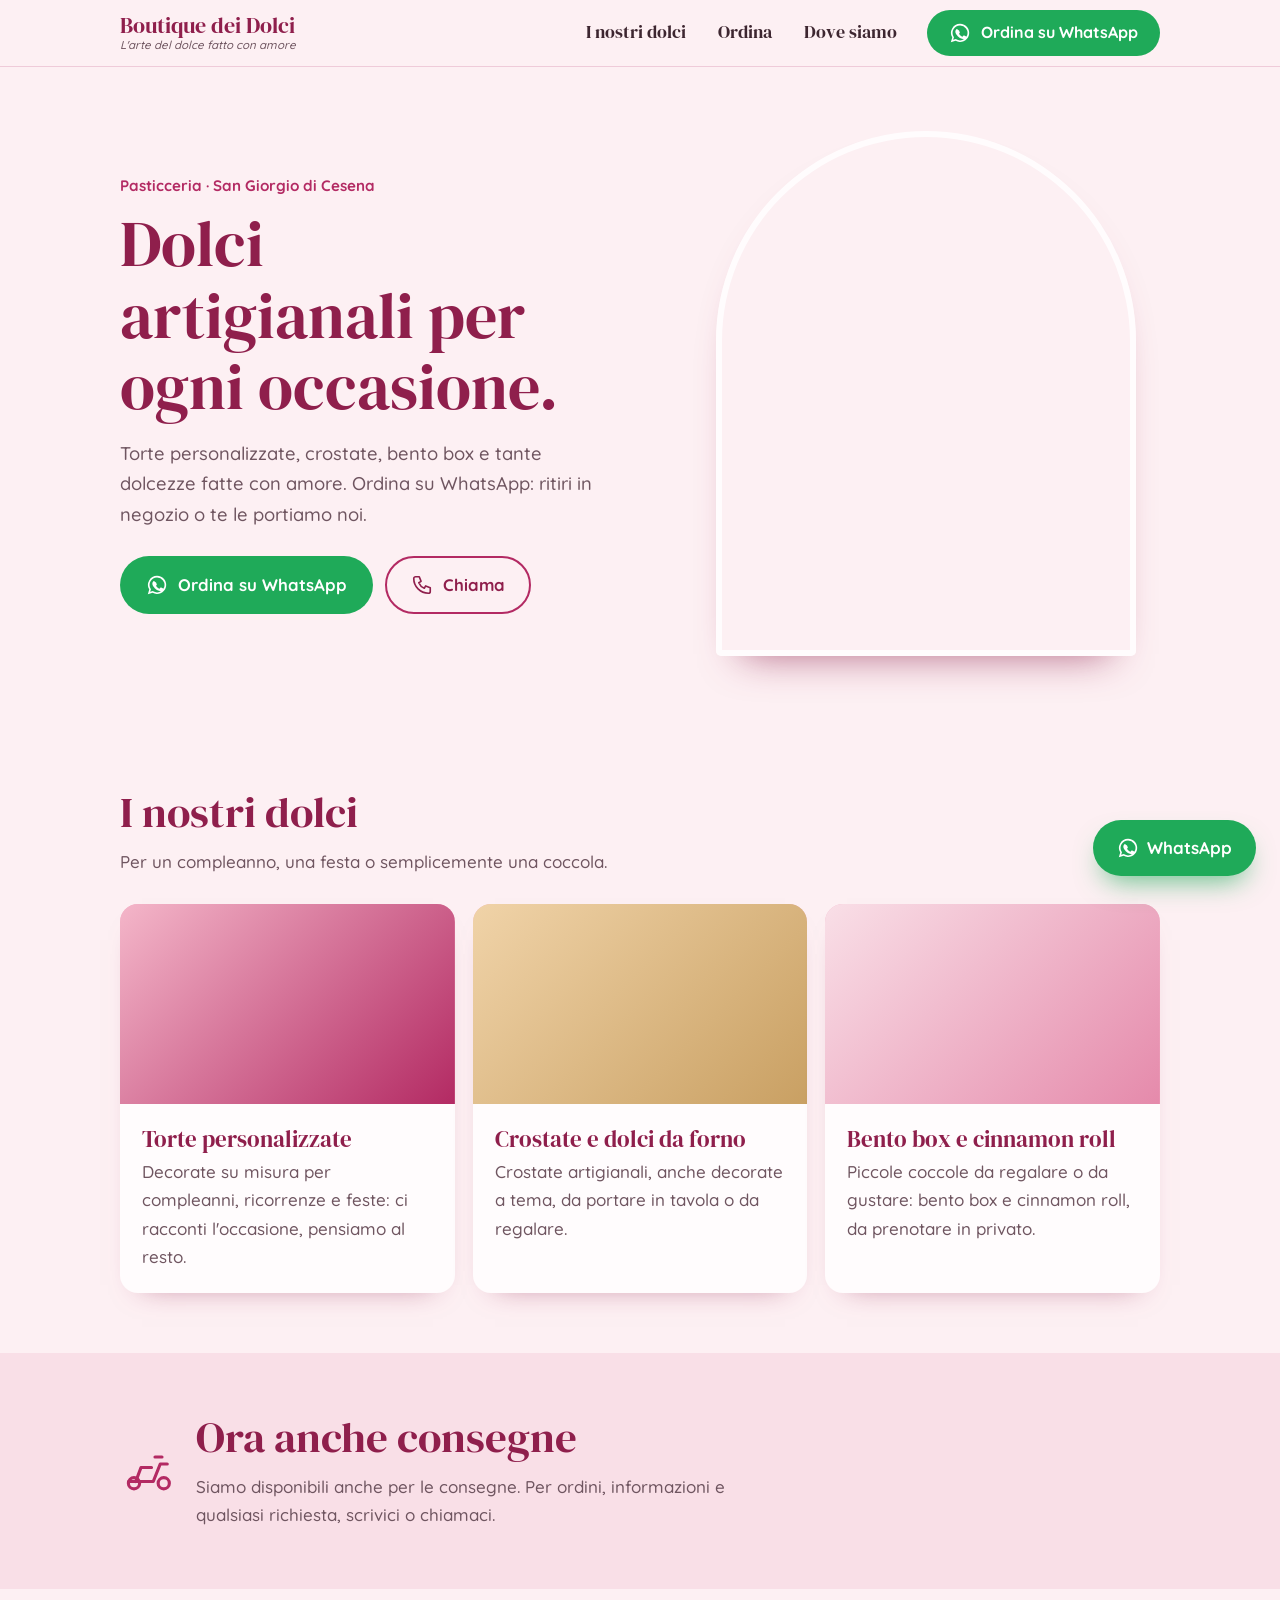
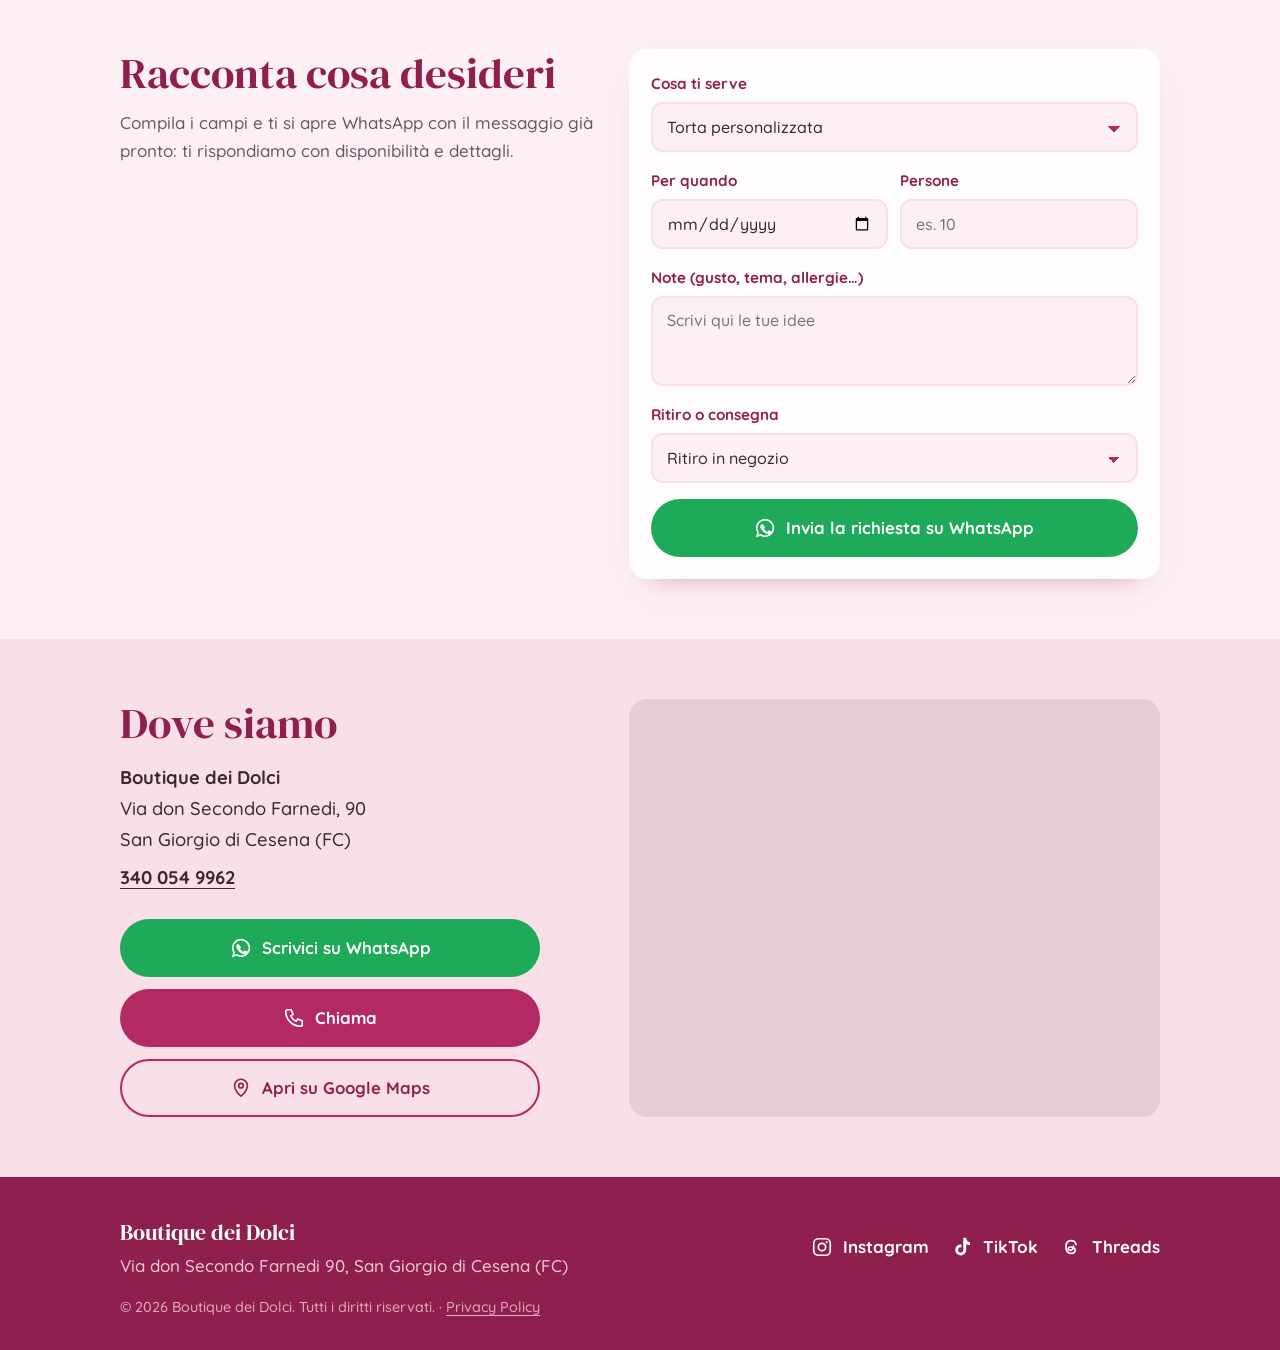
<file: index.html>
<!DOCTYPE html>
<html lang="it">
<head>
<meta charset="UTF-8">
<meta name="viewport" content="width=device-width, initial-scale=1, viewport-fit=cover">
<title>Boutique dei Dolci – Pasticceria a San Giorgio di Cesena</title>
<meta name="description" content="Boutique dei Dolci, pasticceria a San Giorgio di Cesena: dolci artigianali per ogni occasione, torte personalizzate, crostate, bento box. Ordina su WhatsApp, ritiro o consegna.">
<meta name="theme-color" content="#fdf0f3">
<meta property="og:title" content="Boutique dei Dolci – San Giorgio di Cesena">
<meta property="og:description" content="Dolci artigianali per ogni occasione. Torte personalizzate, crostate, bento box.">
<meta property="og:type" content="website">
<link rel="icon" href="data:image/svg+xml,%3Csvg xmlns='http://www.w3.org/2000/svg' viewBox='0 0 64 64'%3E%3Ccircle cx='32' cy='32' r='32' fill='%23f4b6c9'/%3E%3Ctext x='32' y='43' text-anchor='middle' font-family='Georgia,serif' font-style='italic' font-size='30' font-weight='700' fill='%238f1f4c'%3EBd%3C/text%3E%3C/svg%3E">
<link rel="preconnect" href="https://fonts.googleapis.com">
<link rel="preconnect" href="https://fonts.gstatic.com" crossorigin>
<link href="https://fonts.googleapis.com/css2?family=DM+Serif+Display:ital@0;1&family=Quicksand:wght@500;600;700&display=swap" rel="stylesheet">
<link rel="stylesheet" href="style.css">
</head>
<body>
<a class="skip" href="#main">Vai ai contenuti</a>

<header class="site-header" id="top">
  <div class="wrap header-in">
    <a class="brand" href="#top" aria-label="Boutique dei Dolci">
      <span class="brand-name">Boutique dei Dolci</span>
      <span class="brand-sub">L'arte del dolce fatto con amore</span>
    </a>
    <nav class="nav" id="menu" aria-label="Menu principale">
      <ul>
        <li><a href="#dolci">I nostri dolci</a></li>
        <li><a href="#ordina">Ordina</a></li>
        <li><a href="#contatti">Dove siamo</a></li>
        <li class="nav-cta"><a class="btn btn-wa" data-wa href="https://wa.me/393400549962">
          <svg class="ico" aria-hidden="true"><use href="#i-wa"/></svg>Ordina su WhatsApp</a></li>
      </ul>
    </nav>
    <button class="burger" id="burger" aria-expanded="false" aria-controls="menu" aria-label="Apri il menu">
      <span></span><span></span><span></span>
    </button>
  </div>
</header>

<main id="main">

<section class="hero">
  <div class="wrap hero-grid">
    <div class="hero-in">
      <p class="kicker">Pasticceria · San Giorgio di Cesena</p>
      <h1>Dolci artigianali per ogni occasione.</h1>
      <p class="lead">Torte personalizzate, crostate, bento box e tante dolcezze fatte con amore. Ordina su WhatsApp: ritiri in negozio o te le portiamo noi.</p>
      <div class="hero-actions">
        <a class="btn btn-wa btn-lg" data-wa data-msg="Ciao, vorrei ordinare un dolce dalla Boutique dei Dolci." href="https://wa.me/393400549962">
          <svg class="ico" aria-hidden="true"><use href="#i-wa"/></svg>Ordina su WhatsApp</a>
        <a class="btn btn-ghost btn-lg" data-tel href="tel:+393400549962">
          <svg class="ico" aria-hidden="true"><use href="#i-phone"/></svg>Chiama</a>
      </div>
    </div>
    <div class="hero-photo" role="img" aria-label="Torta decorata della pasticceria"></div>
  </div>
</section>

<section class="section" id="dolci">
  <div class="wrap">
    <h2>I nostri dolci</h2>
    <p class="section-sub">Per un compleanno, una festa o semplicemente una coccola.</p>
    <div class="cards">
      <article class="card">
        <div class="card-img c1" role="img" aria-label="Torta personalizzata"></div>
        <div class="card-body"><h3>Torte personalizzate</h3><p>Decorate su misura per compleanni, ricorrenze e feste: ci racconti l'occasione, pensiamo al resto.</p></div>
      </article>
      <article class="card">
        <div class="card-img c2" role="img" aria-label="Crostata decorata"></div>
        <div class="card-body"><h3>Crostate e dolci da forno</h3><p>Crostate artigianali, anche decorate a tema, da portare in tavola o da regalare.</p></div>
      </article>
      <article class="card">
        <div class="card-img c3" role="img" aria-label="Dolcetti monoporzione"></div>
        <div class="card-body"><h3>Bento box e cinnamon roll</h3><p>Piccole coccole da regalare o da gustare: bento box e cinnamon roll, da prenotare in privato.</p></div>
      </article>
    </div>
  </div>
</section>

<section class="section section-blush" id="consegne">
  <div class="wrap delivery">
    <svg class="ico ico-xl" aria-hidden="true"><use href="#i-scooter"/></svg>
    <div>
      <h2>Ora anche consegne</h2>
      <p class="section-sub">Siamo disponibili anche per le consegne. Per ordini, informazioni e qualsiasi richiesta, scrivici o chiamaci.</p>
    </div>
  </div>
</section>

<section class="section" id="ordina">
  <div class="wrap order">
    <div>
      <h2>Racconta cosa desideri</h2>
      <p class="section-sub">Compila i campi e ti si apre WhatsApp con il messaggio già pronto: ti rispondiamo con disponibilità e dettagli.</p>
    </div>
    <form class="form" id="orderForm" novalidate>
      <label>Cosa ti serve
        <select id="fType">
          <option>Torta personalizzata</option>
          <option>Crostata</option>
          <option>Bento box</option>
          <option>Cinnamon roll</option>
          <option>Altro</option>
        </select>
      </label>
      <div class="row">
        <label>Per quando
          <input type="date" id="fDate">
        </label>
        <label>Persone
          <input type="number" id="fPeople" min="1" inputmode="numeric" placeholder="es. 10">
        </label>
      </div>
      <label>Note (gusto, tema, allergie…)
        <textarea id="fNotes" rows="3" placeholder="Scrivi qui le tue idee"></textarea>
      </label>
      <label>Ritiro o consegna
        <select id="fMode">
          <option>Ritiro in negozio</option>
          <option>Consegna</option>
          <option>Da decidere</option>
        </select>
      </label>
      <button class="btn btn-wa btn-lg" type="submit"><svg class="ico" aria-hidden="true"><use href="#i-wa"/></svg>Invia la richiesta su WhatsApp</button>
    </form>
  </div>
</section>

<section class="section section-blush" id="contatti">
  <div class="wrap contact">
    <div>
      <h2>Dove siamo</h2>
      <address>
        <strong>Boutique dei Dolci</strong><br>
        Via don Secondo Farnedi, 90<br>
        San Giorgio di Cesena (FC)<br>
        <a class="tel-link" data-tel href="tel:+393400549962">340 054 9962</a>
      </address>
      <div class="contact-actions">
        <a class="btn btn-wa btn-lg" data-wa href="https://wa.me/393400549962"><svg class="ico" aria-hidden="true"><use href="#i-wa"/></svg>Scrivici su WhatsApp</a>
        <a class="btn btn-berry btn-lg" data-tel href="tel:+393400549962"><svg class="ico" aria-hidden="true"><use href="#i-phone"/></svg>Chiama</a>
        <a class="btn btn-ghost btn-lg" target="_blank" rel="noopener" href="https://www.google.com/maps/search/?api=1&query=Boutique+dei+Dolci+Via+don+Secondo+Farnedi+90+San+Giorgio+di+Cesena"><svg class="ico" aria-hidden="true"><use href="#i-pin"/></svg>Apri su Google Maps</a>
      </div>
    </div>
    <div class="map">
      <iframe title="Mappa: Boutique dei Dolci" loading="lazy" referrerpolicy="no-referrer-when-downgrade"
        src="https://www.google.com/maps?q=Via+don+Secondo+Farnedi+90,+San+Giorgio+di+Cesena&output=embed"></iframe>
    </div>
  </div>
</section>
</main>

<footer class="footer">
  <div class="wrap footer-in">
    <div><strong>Boutique dei Dolci</strong><p>Via don Secondo Farnedi 90, San Giorgio di Cesena (FC)</p></div>
    <div class="social">
      <a class="soc" target="_blank" rel="noopener" href="https://www.instagram.com/boutique_dei_dolci/"><svg class="ico" aria-hidden="true"><use href="#i-ig"/></svg>Instagram</a>
      <a class="soc" target="_blank" rel="noopener" href="https://www.tiktok.com/@boutique_dei_dolci"><svg class="ico" aria-hidden="true"><use href="#i-tt"/></svg>TikTok</a>
      <a class="soc" target="_blank" rel="noopener" href="https://www.threads.net/@boutique_dei_dolci"><svg class="ico" aria-hidden="true"><use href="#i-th"/></svg>Threads</a>
    </div>
    <p class="legal">© <span id="year">2026</span> Boutique dei Dolci. Tutti i diritti riservati. · <a href="privacy.html">Privacy Policy</a></p>
  </div>
</footer>

<div class="bottom-bar" role="group" aria-label="Contatto rapido">
  <a class="bb bb-call" data-tel href="tel:+393400549962"><svg class="ico" aria-hidden="true"><use href="#i-phone"/></svg>Chiama</a>
  <a class="bb bb-wa" data-wa href="https://wa.me/393400549962"><svg class="ico" aria-hidden="true"><use href="#i-wa"/></svg>WhatsApp</a>
</div>

<svg width="0" height="0" style="position:absolute" aria-hidden="true">
  <symbol id="i-wa" viewBox="0 0 24 24"><path fill="currentColor" d="M12.04 2a9.9 9.9 0 0 0-8.5 14.95L2 22l5.2-1.5A9.9 9.9 0 1 0 12.04 2Zm0 1.8a8.1 8.1 0 1 1-4.2 15l-.3-.18-3 .87.9-2.9-.2-.3A8.1 8.1 0 0 1 12.04 3.8Zm-3.3 3.9c-.2 0-.5.1-.8.4-.3.3-1 1-1 2.4s1 2.8 1.2 3c.1.2 2 3.2 5 4.4 2.4.9 2.9.7 3.4.7.6-.1 1.8-.7 2-1.4.3-.7.3-1.3.2-1.4l-.5-.3-1.7-.8c-.3-.1-.5-.1-.7.1l-.9 1.1c-.2.2-.3.2-.6.1a6.6 6.6 0 0 1-3.3-2.9c-.2-.4.2-.4.7-1.3.1-.2 0-.4 0-.5l-.8-1.9c-.2-.5-.4-.4-.6-.4Z"/></symbol>
  <symbol id="i-phone" viewBox="0 0 24 24"><path fill="none" stroke="currentColor" stroke-width="1.8" stroke-linejoin="round" d="M5 3h4l2 5-2.5 1.5a11 11 0 0 0 6 6L16 13l5 2v4a2 2 0 0 1-2 2A16 16 0 0 1 3 5a2 2 0 0 1 2-2Z"/></symbol>
  <symbol id="i-pin" viewBox="0 0 24 24"><path fill="none" stroke="currentColor" stroke-width="1.8" stroke-linejoin="round" d="M12 21s7-6.2 7-11.5A7 7 0 0 0 5 9.5C5 14.8 12 21 12 21Z"/><circle cx="12" cy="9.5" r="2.5" fill="none" stroke="currentColor" stroke-width="1.8"/></symbol>
  <symbol id="i-ig" viewBox="0 0 24 24"><rect x="3" y="3" width="18" height="18" rx="5" fill="none" stroke="currentColor" stroke-width="1.8"/><circle cx="12" cy="12" r="4" fill="none" stroke="currentColor" stroke-width="1.8"/><circle cx="17.2" cy="6.8" r="1.1" fill="currentColor"/></symbol>
  <symbol id="i-tt" viewBox="0 0 24 24"><path fill="currentColor" d="M16.6 2h-3.2v13.2a2.8 2.8 0 1 1-2-2.7V9.2a6 6 0 1 0 5.2 5.9V8.6a7.4 7.4 0 0 0 4.2 1.3V6.7a4.3 4.3 0 0 1-4.2-4.7Z"/></symbol>
  <symbol id="i-th" viewBox="0 0 24 24"><path fill="none" stroke="currentColor" stroke-width="1.8" stroke-linecap="round" d="M17.5 9.5C17 6.5 15 5 12 5c-3.3 0-5.5 2.4-5.5 7s2.2 7 5.5 7c2.6 0 4.5-1.4 4.5-3.5 0-2.6-2.4-3.5-4.7-3.5-1.7 0-2.8.8-2.8 1.9 0 1 .9 1.7 2.2 1.7 2.2 0 3.4-1.6 3.4-4.6"/></symbol>
  <symbol id="i-scooter" viewBox="0 0 32 32"><path fill="none" stroke="currentColor" stroke-width="1.8" stroke-linecap="round" stroke-linejoin="round" d="M5 22h14l4-10h4M20 8h4M9 22l3-8h6"/><circle cx="8" cy="23" r="3.2" fill="none" stroke="currentColor" stroke-width="1.8"/><circle cx="25" cy="23" r="3.2" fill="none" stroke="currentColor" stroke-width="1.8"/></symbol>
</svg>
<script src="script.js"></script>
</body>
</html>
</file>
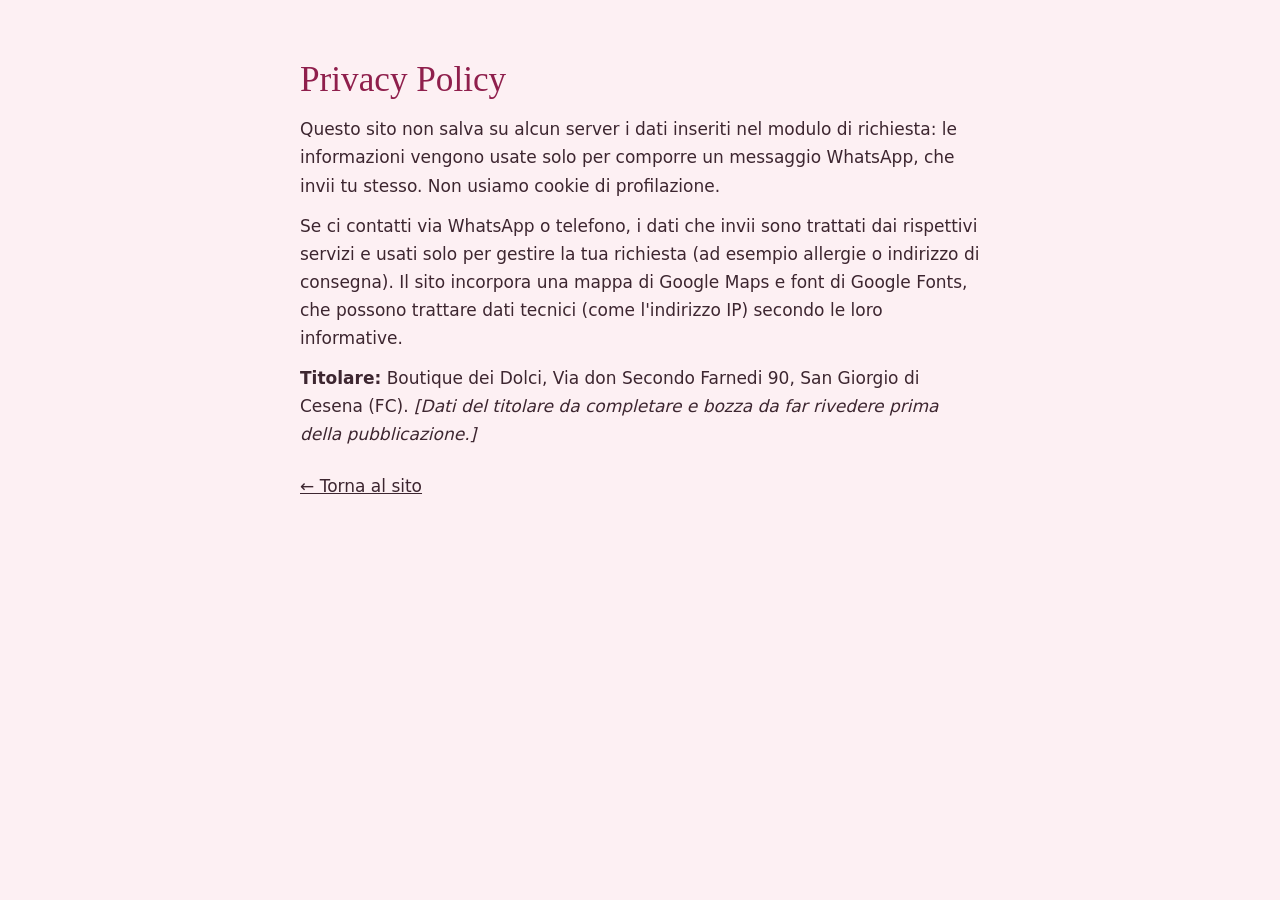
<file: privacy.html>
<!DOCTYPE html>
<html lang="it"><head><meta charset="UTF-8"><meta name="viewport" content="width=device-width, initial-scale=1">
<title>Privacy Policy – Boutique dei Dolci</title><link rel="stylesheet" href="style.css"></head>
<body style="padding-bottom:0"><main class="section"><div class="wrap" style="max-width:720px">
<h1 style="font-size:2.2rem">Privacy Policy</h1>
<p style="margin-top:16px">Questo sito non salva su alcun server i dati inseriti nel modulo di richiesta: le informazioni vengono usate solo per comporre un messaggio WhatsApp, che invii tu stesso. Non usiamo cookie di profilazione.</p>
<p style="margin-top:12px">Se ci contatti via WhatsApp o telefono, i dati che invii sono trattati dai rispettivi servizi e usati solo per gestire la tua richiesta (ad esempio allergie o indirizzo di consegna). Il sito incorpora una mappa di Google Maps e font di Google Fonts, che possono trattare dati tecnici (come l'indirizzo IP) secondo le loro informative.</p>
<p style="margin-top:12px"><strong>Titolare:</strong> Boutique dei Dolci, Via don Secondo Farnedi 90, San Giorgio di Cesena (FC). <em>[Dati del titolare da completare e bozza da far rivedere prima della pubblicazione.]</em></p>
<p style="margin-top:24px"><a href="index.html">← Torna al sito</a></p>
</div></main></body></html>
</file>
<file: style.css>
:root{
  --blush:#fdf0f3; --blush-2:#f9dfe7; --white:#fffcfd; --rose:#f4b6c9;
  --berry:#b32a63; --berry-d:#8f1f4c; --cocoa:#3d2630; --muted:#6f5560; --gold:#c9a063;
  --wa:#1faa59; --wa-d:#17884a; --r:18px; --bar:68px;
  --serif:"DM Serif Display",Georgia,"Times New Roman",serif;
  --sans:"Quicksand",system-ui,-apple-system,"Segoe UI",Roboto,sans-serif;
}
*{box-sizing:border-box;margin:0;padding:0}
html{scroll-behavior:smooth;scroll-padding-top:76px;-webkit-text-size-adjust:100%}
body{font-family:var(--sans);font-weight:500;font-size:1.0625rem;line-height:1.65;color:var(--cocoa);background:var(--blush);
  padding-bottom:calc(var(--bar) + env(safe-area-inset-bottom,0px));overflow-x:hidden}
a{color:inherit}
:focus-visible{outline:3px solid var(--berry);outline-offset:3px;border-radius:6px}
.skip{position:absolute;left:-999px;top:8px;background:var(--berry-d);color:#fff;padding:10px 14px;border-radius:8px;z-index:100}
.skip:focus{left:8px}
.wrap{width:100%;max-width:1080px;margin:0 auto;padding:0 20px}
.ico{width:22px;height:22px;flex:none}
.ico-xl{width:56px;height:56px;color:var(--berry)}

.site-header{position:sticky;top:0;z-index:50;background:rgba(253,240,243,.95);backdrop-filter:blur(10px);-webkit-backdrop-filter:blur(10px);
  padding-top:env(safe-area-inset-top,0px);border-bottom:1px solid rgba(179,42,99,.18)}
.header-in{display:flex;align-items:center;justify-content:space-between;min-height:66px}
.brand{text-decoration:none;display:flex;flex-direction:column;line-height:1.1}
.brand-name{font-family:var(--serif);font-size:1.4rem;color:var(--berry-d)}
.brand-sub{font-size:.72rem;font-style:italic;color:var(--muted)}
.burger{width:48px;height:48px;border:0;background:transparent;display:grid;place-content:center;gap:6px;cursor:pointer;border-radius:12px}
.burger span{display:block;width:26px;height:2.5px;background:var(--berry-d);border-radius:2px;transition:transform .3s ease,opacity .2s ease}
.burger[aria-expanded="true"] span:nth-child(1){transform:translateY(8.5px) rotate(45deg)}
.burger[aria-expanded="true"] span:nth-child(2){opacity:0}
.burger[aria-expanded="true"] span:nth-child(3){transform:translateY(-8.5px) rotate(-45deg)}
.nav{position:absolute;left:0;right:0;top:100%;background:var(--white);border-bottom:1px solid rgba(179,42,99,.18);box-shadow:0 20px 30px -18px rgba(143,31,76,.35);
  clip-path:inset(0 0 100% 0);visibility:hidden;transition:clip-path .35s ease,visibility 0s .35s}
.nav.open{clip-path:inset(0 0 0 0);visibility:visible;transition:clip-path .35s ease}
.nav ul{list-style:none;padding:8px 20px 20px;display:flex;flex-direction:column}
.nav a:not(.btn){display:block;padding:16px 4px;font-family:var(--serif);font-size:1.4rem;text-decoration:none;border-bottom:1px solid rgba(179,42,99,.12)}
.nav-cta{margin-top:16px}.nav-cta .btn{width:100%}

.btn{display:inline-flex;align-items:center;justify-content:center;gap:10px;min-height:52px;padding:14px 24px;border-radius:999px;
  font:700 1rem/1.2 var(--sans);text-decoration:none;text-align:center;border:2px solid transparent;cursor:pointer;transition:transform .15s ease,background-color .2s ease}
.btn:active{transform:scale(.98)}
.btn-lg{min-height:58px;font-size:1.05rem}
.btn-wa{background:var(--wa);color:#fff}.btn-wa:hover{background:var(--wa-d)}
.btn-berry{background:var(--berry);color:#fff}.btn-berry:hover{background:var(--berry-d)}
.btn-ghost{border-color:var(--berry);color:var(--berry-d);background:transparent}.btn-ghost:hover{background:rgba(179,42,99,.08)}

.hero{padding:28px 0 48px}
.hero-grid{display:grid;gap:26px;animation:rise .8s ease both}
@keyframes rise{from{opacity:0;transform:translateY(16px)}to{opacity:1;transform:none}}
.kicker{font-weight:700;color:var(--berry);margin-bottom:10px;font-size:.95rem}
h1,h2,h3{font-family:var(--serif);font-weight:400;line-height:1.12;color:var(--berry-d)}
h1{font-size:clamp(2.3rem,9.5vw,4rem);max-width:14ch}
.lead{margin-top:16px;font-size:1.15rem;max-width:44ch;color:var(--muted)}
.hero-actions{margin-top:26px;display:flex;flex-direction:column;gap:12px;max-width:440px}
.hero-photo{order:-1;aspect-ratio:4/4.2;border-radius:999px 999px 24px 24px;max-width:420px;width:100%;margin:0 auto;
  background:linear-gradient(160deg,#f7c9d8,#d96a93) url("https://images.unsplash.com/photo-1558961363-fa8fdf82db35?auto=format&fit=crop&w=900&q=70") center/cover no-repeat;
  box-shadow:0 24px 40px -26px rgba(143,31,76,.7);border:6px solid var(--white)}

.section{padding:60px 0}
.section-blush{background:var(--blush-2)}
h2{font-size:clamp(1.9rem,7vw,2.7rem)}
.section-sub{margin-top:12px;color:var(--muted);max-width:56ch}
.cards{margin-top:28px;display:grid;gap:18px}
.card{background:var(--white);border-radius:var(--r);overflow:hidden;box-shadow:0 14px 28px -22px rgba(143,31,76,.6)}
.card-img{height:200px;background:var(--rose) center/cover no-repeat}
.c1{background-image:url("https://images.unsplash.com/photo-1578985545062-69928b1d9587?auto=format&fit=crop&w=800&q=70"),linear-gradient(135deg,#f4b6c9,#b32a63)}
.c2{background-image:url("https://images.unsplash.com/photo-1464349095431-e9a21285b5f3?auto=format&fit=crop&w=800&q=70"),linear-gradient(135deg,#f0d3a8,#c9a063)}
.c3{background-image:url("https://images.unsplash.com/photo-1558961363-fa8fdf82db35?auto=format&fit=crop&w=800&q=70"),linear-gradient(135deg,#f9dfe7,#e58aab)}
.card-body{padding:22px}
.card h3{font-size:1.45rem;margin-bottom:6px}
.card p{color:var(--muted)}

.delivery{display:flex;gap:20px;align-items:center}

.order{display:grid;gap:26px}
.form{background:var(--white);border-radius:var(--r);padding:22px;display:grid;gap:16px;box-shadow:0 14px 28px -22px rgba(143,31,76,.6)}
.form label{display:grid;gap:6px;font-weight:700;font-size:.95rem;color:var(--berry-d)}
.form input,.form select,.form textarea{width:100%;min-height:50px;padding:12px 14px;border:2px solid var(--blush-2);border-radius:12px;
  font:500 1rem var(--sans);color:var(--cocoa);background:var(--blush);appearance:none;-webkit-appearance:none}
.form select{background-image:linear-gradient(45deg,transparent 50%,var(--berry) 50%),linear-gradient(135deg,var(--berry) 50%,transparent 50%);
  background-position:calc(100% - 22px) 22px,calc(100% - 16px) 22px;background-size:6px 6px;background-repeat:no-repeat;padding-right:40px}
.form textarea{resize:vertical;min-height:90px}
.form input:focus,.form select:focus,.form textarea:focus{outline:none;border-color:var(--berry)}
.row{display:grid;grid-template-columns:1fr 1fr;gap:12px}

.contact{display:grid;gap:26px}
address{font-style:normal;margin-top:14px;font-size:1.15rem;line-height:1.7}
.tel-link{font-weight:700;display:inline-block;padding:6px 0;text-underline-offset:4px}
.contact-actions{margin-top:20px;display:flex;flex-direction:column;gap:12px;max-width:420px}
.map{border-radius:var(--r);overflow:hidden;min-height:300px;background:#e8cdd6}
.map iframe{width:100%;height:100%;min-height:300px;border:0;display:block}

.footer{background:var(--berry-d);color:#f2cbd9;padding:38px 0 30px}
.footer-in{display:grid;gap:16px}
.footer strong{color:#fff;font-family:var(--serif);font-weight:400;font-size:1.4rem}
.social{display:flex;flex-wrap:wrap;gap:4px 22px}
.soc{display:inline-flex;align-items:center;gap:10px;min-height:48px;color:#fff;font-weight:700;text-decoration:none}
.legal{font-size:.9rem;color:#e3a9bf}.legal a{text-underline-offset:3px}

.bottom-bar{position:fixed;left:0;right:0;bottom:0;z-index:60;display:grid;grid-template-columns:1fr 1.4fr;gap:10px;
  padding:10px 12px calc(10px + env(safe-area-inset-bottom,0px));background:rgba(255,252,253,.97);border-top:1px solid rgba(179,42,99,.2);box-shadow:0 -10px 24px -16px rgba(143,31,76,.4)}
.bb{display:flex;align-items:center;justify-content:center;gap:8px;min-height:48px;border-radius:999px;font-weight:700;text-decoration:none;color:#fff}
.bb-call{background:var(--berry)}.bb-wa{background:var(--wa)}

@media (min-width:900px){
  :root{--bar:0px}
  body{padding-bottom:0}
  .burger{display:none}
  .nav{position:static;clip-path:none;visibility:visible;background:none;border:0;box-shadow:none;transition:none}
  .nav ul{flex-direction:row;align-items:center;gap:28px;padding:0}
  .nav a:not(.btn){border:0;padding:8px 2px;font-size:1.1rem}
  .nav-cta{margin:0}.nav-cta .btn{width:auto;min-height:44px;padding:10px 20px}
  .hero{padding:64px 0 72px}
  .hero-grid{grid-template-columns:1.1fr 1fr;align-items:center;gap:56px}
  .hero-photo{order:0;aspect-ratio:4/5}
  .hero-actions{flex-direction:row;max-width:none}
  .cards{grid-template-columns:repeat(3,1fr)}
  .order{grid-template-columns:1fr 1.1fr;align-items:start}
  .contact{grid-template-columns:1fr 1.1fr}
  .footer-in{grid-template-columns:1fr auto;align-items:center}
  .legal{grid-column:1/-1}
  .bottom-bar{left:auto;right:24px;bottom:24px;padding:0;background:none;border:0;box-shadow:none;display:block}
  .bb-call{display:none}
  .bb-wa{padding:0 24px;min-height:56px;box-shadow:0 14px 28px -10px rgba(31,170,89,.7)}
}
@media (prefers-reduced-motion:reduce){*,*::before,*::after{animation:none!important;transition:none!important;scroll-behavior:auto!important}}
</file>
